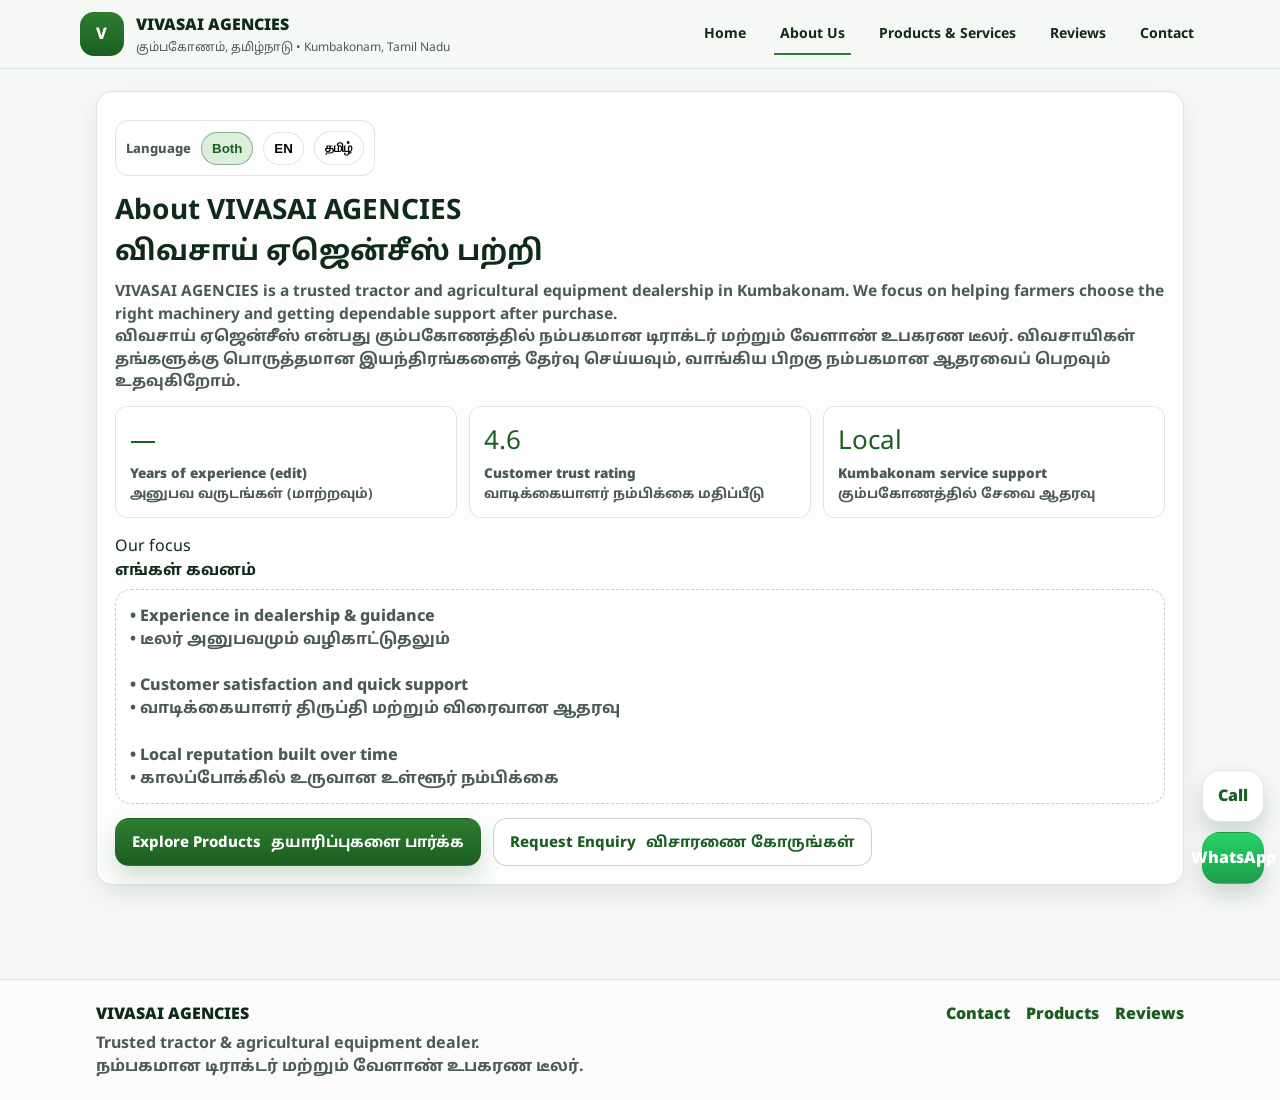
<file: about.html>
<!doctype html>
<html lang="en">
  <head>
    <meta charset="utf-8" />
    <meta name="viewport" content="width=device-width, initial-scale=1" />
    <title>About Us | VIVASAI AGENCIES</title>
    <meta
      name="description"
      content="About VIVASAI AGENCIES - trusted agricultural machinery and tractor dealership in Kumbakonam."
    />

    <link rel="preconnect" href="https://fonts.googleapis.com" />
    <link rel="preconnect" href="https://fonts.gstatic.com" crossorigin />
    <link
      href="https://fonts.googleapis.com/css2?family=Noto+Sans:wght@400;600;700&family=Noto+Sans+Tamil:wght@400;600;700&display=swap"
      rel="stylesheet"
    />

    <link rel="stylesheet" href="./styles.css" />
    <script defer src="./script.js"></script>
  </head>
  <body>
    <a class="skip-link" href="#main">Skip to content</a>

    <header class="site-header" role="banner">
      <div class="container header-inner">
        <div class="brand">
          <a class="brand-link" href="./index.html" aria-label="VIVASAI AGENCIES Home">
            <div class="brand-mark" aria-hidden="true">V</div>
            <div class="brand-text">
              <div class="brand-title">VIVASAI AGENCIES</div>
              <div class="brand-sub">கும்பகோணம், தமிழ்நாடு • Kumbakonam, Tamil Nadu</div>
            </div>
          </a>
        </div>

        <button class="nav-toggle" type="button" aria-label="Open menu" aria-controls="site-nav" aria-expanded="false">
          <span class="nav-toggle-lines" aria-hidden="true"></span>
        </button>

        <nav id="site-nav" class="site-nav" aria-label="Primary">
          <a class="nav-link" href="./index.html">Home</a>
          <a class="nav-link" href="./about.html" aria-current="page">About Us</a>
          <a class="nav-link" href="./products.html">Products & Services</a>
          <a class="nav-link" href="./reviews.html">Reviews</a>
          <a class="nav-link" href="./contact.html">Contact</a>
        </nav>
      </div>
    </header>

    <main id="main" class="page">
      <section class="page-hero">
        <div class="container">
          <div class="page-hero-card">
            <div class="lang-toggle" role="group" aria-label="Language preference" style="margin-bottom:12px;">
              <span class="lang-toggle-label">Language</span>
              <button type="button" class="lang-btn" data-lang="both">Both</button>
              <button type="button" class="lang-btn" data-lang="en">EN</button>
              <button type="button" class="lang-btn" data-lang="ta">தமிழ்</button>
            </div>

            <h1 class="page-hero-title">
              <span class="bilingual en">About VIVASAI AGENCIES</span>
              <span class="bilingual ta">விவசாய் ஏஜென்சீஸ் பற்றி</span>
            </h1>

            <p class="muted" style="margin:0; font-size:15.5px;">
              <span class="bilingual en">
                VIVASAI AGENCIES is a trusted tractor and agricultural equipment dealership in Kumbakonam. We focus on helping farmers
                choose the right machinery and getting dependable support after purchase.
              </span>
              <span class="bilingual ta">
                விவசாய் ஏஜென்சீஸ் என்பது கும்பகோணத்தில் நம்பகமான டிராக்டர் மற்றும் வேளாண் உபகரண டீலர். விவசாயிகள் தங்களுக்கு பொருத்தமான
                இயந்திரங்களைத் தேர்வு செய்யவும், வாங்கிய பிறகு நம்பகமான ஆதரவைப் பெறவும் உதவுகிறோம்.
              </span>
            </p>

            <div class="stats" aria-label="Business highlights">
              <div class="stat">
                <div class="stat-value">—</div>
                <div class="stat-label">
                  <span class="bilingual en">Years of experience (edit)</span>
                  <span class="bilingual ta">அனுபவ வருடங்கள் (மாற்றவும்)</span>
                </div>
              </div>
              <div class="stat">
                <div class="stat-value">4.6</div>
                <div class="stat-label">
                  <span class="bilingual en">Customer trust rating</span>
                  <span class="bilingual ta">வாடிக்கையாளர் நம்பிக்கை மதிப்பீடு</span>
                </div>
              </div>
              <div class="stat">
                <div class="stat-value">Local</div>
                <div class="stat-label">
                  <span class="bilingual en">Kumbakonam service support</span>
                  <span class="bilingual ta">கும்பகோணத்தில் சேவை ஆதரவு</span>
                </div>
              </div>
            </div>

            <div style="margin-top:16px;">
              <div style="font-weight:1100; margin-bottom:8px;">
                <span class="bilingual en">Our focus</span>
                <span class="bilingual ta">எங்கள் கவனம்</span>
              </div>
              <div class="catalog-note">
                <span class="bilingual en">• Experience in dealership & guidance</span>
                <span class="bilingual ta">• டீலர் அனுபவமும் வழிகாட்டுதலும்</span>
                <br />
                <span class="bilingual en">• Customer satisfaction and quick support</span>
                <span class="bilingual ta">• வாடிக்கையாளர் திருப்தி மற்றும் விரைவான ஆதரவு</span>
                <br />
                <span class="bilingual en">• Local reputation built over time</span>
                <span class="bilingual ta">• காலப்போக்கில் உருவான உள்ளூர் நம்பிக்கை</span>
              </div>

              <div style="margin-top:14px; display:flex; gap:12px; flex-wrap:wrap;">
                <a class="btn btn-primary" href="./products.html">
                  Explore Products
                  <span class="bilingual ta">தயாரிப்புகளை பார்க்க</span>
                </a>
                <a class="btn btn-outline" href="./contact.html">
                  Request Enquiry
                  <span class="bilingual ta">விசாரணை கோருங்கள்</span>
                </a>
              </div>
            </div>
          </div>
        </div>
      </section>
    </main>

    <footer class="site-footer">
      <div class="container footer-inner">
        <div class="footer-left">
          <div class="footer-brand">VIVASAI AGENCIES</div>
          <div class="footer-muted">
            <span class="bilingual en">Trusted tractor & agricultural equipment dealer.</span>
            <span class="bilingual ta">நம்பகமான டிராக்டர் மற்றும் வேளாண் உபகரண டீலர்.</span>
          </div>
        </div>
        <div class="footer-right">
          <a class="footer-link" href="./contact.html">Contact</a>
          <a class="footer-link" href="./products.html">Products</a>
          <a class="footer-link" href="./reviews.html">Reviews</a>
        </div>
      </div>
    </footer>

    <div class="floating-actions" aria-label="Quick actions">
      <a class="fab fab-call" data-action="call" href="tel:{{PHONE_NUMBER_PLACEHOLDER}}" aria-label="Call now">
        Call
      </a>
      <a class="fab fab-whatsapp" data-action="whatsapp" href="javascript:void(0)" aria-label="WhatsApp enquiry">
        WhatsApp
      </a>
    </div>
  </body>
</html>
</file>
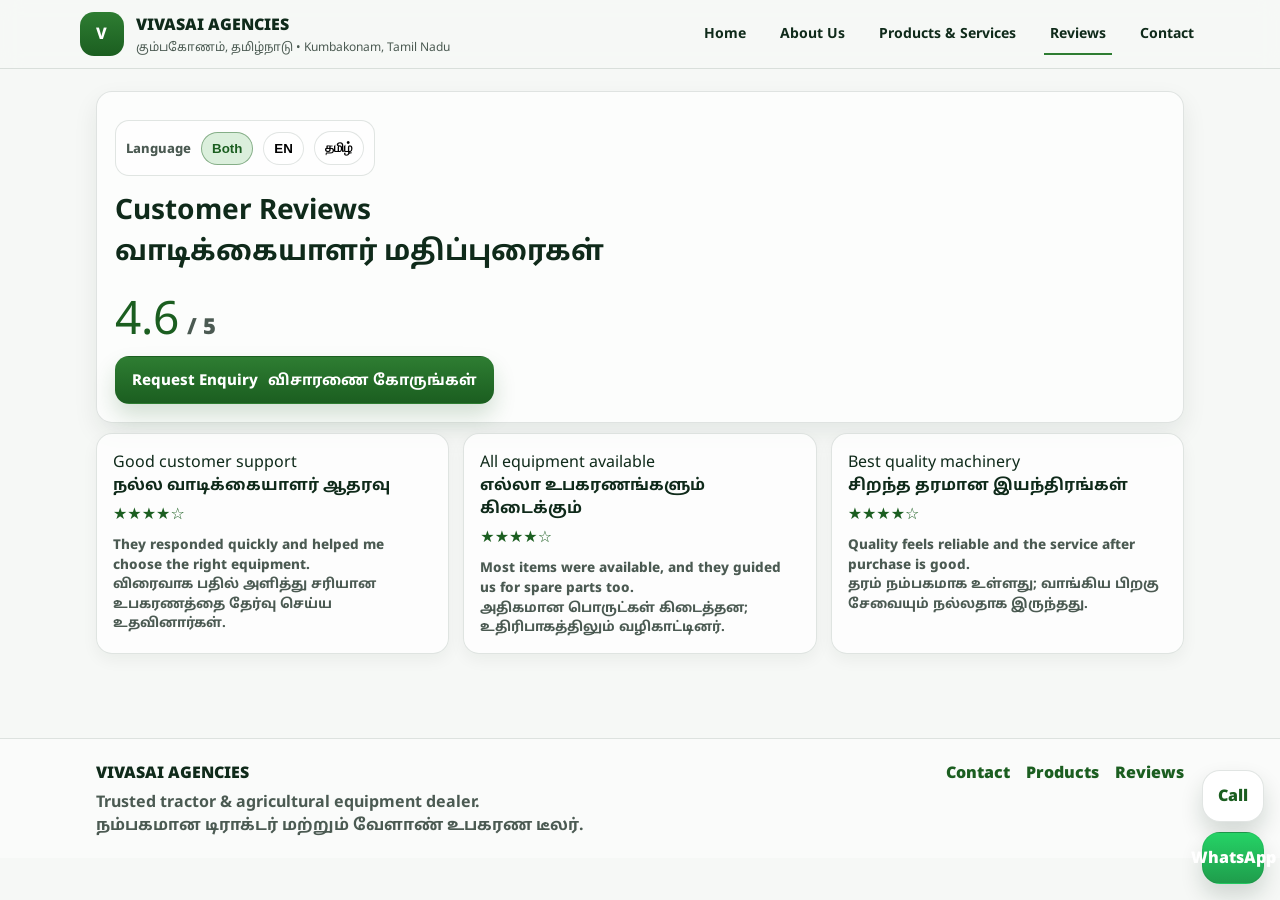
<file: reviews.html>
<!doctype html>
<html lang="en">
  <head>
    <meta charset="utf-8" />
    <meta name="viewport" content="width=device-width, initial-scale=1" />
    <title>Reviews | VIVASAI AGENCIES</title>
    <meta
      name="description"
      content="Customer reviews and trust rating for VIVASAI AGENCIES tractor and agricultural equipment dealership in Kumbakonam."
    />

    <link rel="preconnect" href="https://fonts.googleapis.com" />
    <link rel="preconnect" href="https://fonts.gstatic.com" crossorigin />
    <link
      href="https://fonts.googleapis.com/css2?family=Noto+Sans:wght@400;600;700&family=Noto+Sans+Tamil:wght@400;600;700&display=swap"
      rel="stylesheet"
    />

    <link rel="stylesheet" href="./styles.css" />
    <script defer src="./script.js"></script>
  </head>
  <body>
    <a class="skip-link" href="#main">Skip to content</a>

    <header class="site-header" role="banner">
      <div class="container header-inner">
        <div class="brand">
          <a class="brand-link" href="./index.html" aria-label="VIVASAI AGENCIES Home">
            <div class="brand-mark" aria-hidden="true">V</div>
            <div class="brand-text">
              <div class="brand-title">VIVASAI AGENCIES</div>
              <div class="brand-sub">கும்பகோணம், தமிழ்நாடு • Kumbakonam, Tamil Nadu</div>
            </div>
          </a>
        </div>

        <button class="nav-toggle" type="button" aria-label="Open menu" aria-controls="site-nav" aria-expanded="false">
          <span class="nav-toggle-lines" aria-hidden="true"></span>
        </button>

        <nav id="site-nav" class="site-nav" aria-label="Primary">
          <a class="nav-link" href="./index.html">Home</a>
          <a class="nav-link" href="./about.html">About Us</a>
          <a class="nav-link" href="./products.html">Products & Services</a>
          <a class="nav-link" href="./reviews.html" aria-current="page">Reviews</a>
          <a class="nav-link" href="./contact.html">Contact</a>
        </nav>
      </div>
    </header>

    <main id="main" class="page">
      <section class="page-hero">
        <div class="container">
          <div class="page-hero-card">
            <div class="lang-toggle" role="group" aria-label="Language preference" style="margin-bottom:12px;">
              <span class="lang-toggle-label">Language</span>
              <button type="button" class="lang-btn" data-lang="both">Both</button>
              <button type="button" class="lang-btn" data-lang="en">EN</button>
              <button type="button" class="lang-btn" data-lang="ta">தமிழ்</button>
            </div>

            <h1 class="page-hero-title">
              <span class="bilingual en">Customer Reviews</span>
              <span class="bilingual ta">வாடிக்கையாளர் மதிப்புரைகள்</span>
            </h1>

            <div class="rating-large" aria-label="Rating 4.6 out of 5">
              <div class="rating-large-value">4.6</div>
              <div class="rating-large-out-of">/ 5</div>
            </div>
            

            <a class="btn btn-primary" href="./contact.html">
              Request Enquiry
              <span class="bilingual ta">விசாரணை கோருங்கள்</span>
            </a>
          </div>
        </div>
      </section>

      <div class="container">
        <section aria-label="Reviews list">
          <div class="reviews-grid">
            <article class="review-card">
              <div class="review-title">
                <span class="bilingual en">Good customer support</span>
                <span class="bilingual ta">நல்ல வாடிக்கையாளர் ஆதரவு</span>
              </div>
              <div class="stars" aria-hidden="true">★★★★☆</div>
              <p class="review-body">
                <span class="bilingual en">They responded quickly and helped me choose the right equipment.</span>
                <span class="bilingual ta">விரைவாக பதில் அளித்து சரியான உபகரணத்தை தேர்வு செய்ய உதவினார்கள்.</span>
              </p>
            </article>

            <article class="review-card">
              <div class="review-title">
                <span class="bilingual en">All equipment available</span>
                <span class="bilingual ta">எல்லா உபகரணங்களும் கிடைக்கும்</span>
              </div>
              <div class="stars" aria-hidden="true">★★★★☆</div>
              <p class="review-body">
                <span class="bilingual en">Most items were available, and they guided us for spare parts too.</span>
                <span class="bilingual ta">அதிகமான பொருட்கள் கிடைத்தன; உதிரிபாகத்திலும் வழிகாட்டினர்.</span>
              </p>
            </article>

            <article class="review-card">
              <div class="review-title">
                <span class="bilingual en">Best quality machinery</span>
                <span class="bilingual ta">சிறந்த தரமான இயந்திரங்கள்</span>
              </div>
              <div class="stars" aria-hidden="true">★★★★☆</div>
              <p class="review-body">
                <span class="bilingual en">Quality feels reliable and the service after purchase is good.</span>
                <span class="bilingual ta">தரம் நம்பகமாக உள்ளது; வாங்கிய பிறகு சேவையும் நல்லதாக இருந்தது.</span>
              </p>
            </article>
          </div>

          
        </section>
      </div>
    </main>

    <footer class="site-footer">
      <div class="container footer-inner">
        <div class="footer-left">
          <div class="footer-brand">VIVASAI AGENCIES</div>
          <div class="footer-muted">
            <span class="bilingual en">Trusted tractor & agricultural equipment dealer.</span>
            <span class="bilingual ta">நம்பகமான டிராக்டர் மற்றும் வேளாண் உபகரண டீலர்.</span>
          </div>
        </div>
        <div class="footer-right">
          <a class="footer-link" href="./contact.html">Contact</a>
          <a class="footer-link" href="./products.html">Products</a>
          <a class="footer-link" href="./reviews.html">Reviews</a>
        </div>
      </div>
    </footer>

    <div class="floating-actions" aria-label="Quick actions">
      <a class="fab fab-call" data-action="call" href="tel:{{PHONE_NUMBER_PLACEHOLDER}}" aria-label="Call now">
        Call
      </a>
      <a class="fab fab-whatsapp" data-action="whatsapp" href="javascript:void(0)" aria-label="WhatsApp enquiry">
        WhatsApp
      </a>
    </div>
  </body>
</html>
</file>
<file: styles.css>
:root{
  --green:#2E7D32;
  --green-dark:#1B5E20;
  --green-soft:#C8E6C9;
  --bg:#F6F8F6;
  --card:#FFFFFF;
  --text:#0F2A1A;
  --muted:#4B5A52;
  --border:rgba(15,42,26,.12);
  --shadow:0 10px 24px rgba(15,42,26,.08);
  --radius:16px;
  --radius-sm:12px;
}

.admin-banner{
  max-width:1120px;
  margin:12px auto 0;
  padding:10px 14px;
  border-radius:14px;
  border:1px solid rgba(255,193,7,.45);
  background:rgba(255,243,205,.95);
  color:#5C3B00;
  font-weight:1000;
  font-size:13.5px;
}

*{ box-sizing:border-box; }
html,body{ height:100%; }
body{
  margin:0;
  font-family:"Noto Sans","Noto Sans Tamil",system-ui,-apple-system,Segoe UI,Roboto,Arial,sans-serif;
  background:var(--bg);
  color:var(--text);
  line-height:1.45;
}

.skip-link{
  position:absolute;
  left:-9999px;
  top:auto;
  width:1px;
  height:1px;
  overflow:hidden;
}
.skip-link:focus{
  left:16px;
  top:16px;
  width:auto;
  height:auto;
  padding:10px 14px;
  background:var(--card);
  border:1px solid var(--border);
  border-radius:10px;
  z-index:9999;
}

.container{
  width:100%;
  max-width:1120px;
  padding:0 16px;
  margin:0 auto;
}

.site-header{
  position:sticky;
  top:0;
  z-index:50;
  background:rgba(246,248,246,.75);
  backdrop-filter: blur(10px);
  border-bottom:1px solid var(--border);
}

.header-inner{
  display:flex;
  align-items:center;
  justify-content:space-between;
  gap:14px;
  padding:12px 0;
}

.brand-link{
  display:flex;
  align-items:center;
  gap:12px;
  text-decoration:none;
  color:inherit;
}

.brand-mark{
  width:44px;
  height:44px;
  border-radius:14px;
  display:grid;
  place-items:center;
  background:linear-gradient(180deg,var(--green),var(--green-dark));
  color:#fff;
  font-weight:800;
  letter-spacing:.5px;
}

.brand-title{
  font-weight:900;
  font-size:16px;
}
.brand-sub{
  font-size:12px;
  color:var(--muted);
  margin-top:2px;
}

.site-nav{
  display:flex;
  gap:22px;
  align-items:center;
}

.nav-link{
  text-decoration:none;
  color:var(--text);
  font-weight:700;
  font-size:14px;
  padding:10px 6px;
  border-bottom:2px solid transparent;
}

.nav-link[aria-current="page"]{
  border-bottom-color:var(--green);
}
.nav-link:hover{
  border-bottom-color:var(--green);
}

.nav-toggle{
  display:none;
  width:42px;
  height:42px;
  border-radius:14px;
  border:1px solid var(--border);
  background:var(--card);
}
.nav-toggle-lines{
  display:block;
  width:18px;
  height:2px;
  background:var(--text);
  margin:0 auto;
  position:relative;
}
.nav-toggle-lines::before,
.nav-toggle-lines::after{
  content:"";
  position:absolute;
  left:0;
  width:18px;
  height:2px;
  background:var(--text);
}
.nav-toggle-lines::before{ top:-6px; }
.nav-toggle-lines::after{ top:6px; }

.page{ padding-bottom:84px; }

.hero{
  position:relative;
  overflow:hidden;
  padding:22px 0 28px;
}
.hero-bg{
  position:absolute;
  inset:-200px -200px auto -200px;
  height:560px;
  background:
    linear-gradient(90deg, rgba(246,248,246,.98) 0%, rgba(246,248,246,.72) 35%, rgba(246,248,246,0) 70%),
    radial-gradient(circle at 20% 40%, rgba(46,125,50,.22), transparent 50%),
    radial-gradient(circle at 75% 20%, rgba(27,94,32,.18), transparent 55%),
    url("https://vivasaiagencies.com/images/index.jpeg") center/cover no-repeat;
  pointer-events:none;
}
.hero-inner{
  display:grid;
  grid-template-columns: 1.2fr .9fr;
  gap:22px;
  align-items:stretch;
  position:relative;
}

.hero-copy{
  padding:14px 0;
}

.hero-title{
  margin:6px 0 10px;
  font-size:40px;
  line-height:1.05;
}
.hero-sub{
  margin:0 0 18px;
  color:var(--muted);
  font-size:16px;
  max-width:56ch;
}

.bilingual{
  display:block;
}
.bilingual.ta{
  font-weight:700;
}

.hero-cta{
  display:flex;
  gap:12px;
  flex-wrap:wrap;
  margin:18px 0;
}

.btn{
  display:inline-flex;
  align-items:center;
  justify-content:center;
  gap:10px;
  border-radius:14px;
  padding:12px 16px;
  text-decoration:none;
  font-weight:800;
  font-size:15px;
  border:1px solid transparent;
  transition: transform .06s ease, box-shadow .2s ease, background .2s ease, border-color .2s ease;
}
.btn:active{ transform: translateY(1px); }
.btn-primary{
  background:linear-gradient(180deg,var(--green),var(--green-dark));
  color:#fff;
  box-shadow:0 12px 22px rgba(27,94,32,.18);
}
.btn-outline{
  background:#fff;
  color:var(--green-dark);
  border-color:rgba(27,94,32,.25);
}
.btn-outline:hover{ border-color:rgba(27,94,32,.5); }

.mt-16{ margin-top:16px; }

.lang-toggle{
  display:flex;
  align-items:center;
  gap:10px;
  margin-top:10px;
  padding:10px;
  border-radius:14px;
  background:rgba(255,255,255,.65);
  border:1px solid var(--border);
  width:max-content;
}
.lang-toggle-label{
  font-weight:800;
  font-size:13px;
  color:var(--muted);
}
.lang-btn{
  border-radius:999px;
  padding:8px 10px;
  border:1px solid var(--border);
  background:#fff;
  font-weight:900;
  cursor:pointer;
}
.lang-btn.is-active{
  border-color:rgba(27,94,32,.45);
  background:rgba(200,230,201,.65);
  color:var(--green-dark);
}

.hero-visual{
  display:flex;
  flex-direction:column;
  gap:14px;
}

.hero-card{
  background:rgba(255,255,255,.7);
  border:1px solid var(--border);
  border-radius:var(--radius);
  box-shadow:var(--shadow);
  padding:16px;
}
.hero-card-title{
  font-weight:900;
  font-size:16px;
  margin-bottom:10px;
}
.hero-card-row{
  display:flex;
  align-items:center;
  gap:10px;
  font-weight:800;
  margin:10px 0;
}
.dot{
  width:12px;
  height:12px;
  border-radius:999px;
  background:rgba(46,125,50,.2);
  border:2px solid var(--green);
}
.dot-green{ background:rgba(46,125,50,.14); }

.hero-card-badge{
  margin-top:14px;
  padding-top:14px;
  border-top:1px dashed rgba(15,42,26,.18);
  display:flex;
  align-items:center;
  justify-content:space-between;
  gap:14px;
}
.rating{
  display:flex;
  align-items:baseline;
  gap:6px;
}
.rating-value{
  font-size:30px;
  font-weight:1000;
  color:var(--green-dark);
}
.rating-text{
  font-weight:900;
  color:var(--muted);
}
.rating-caption{
  font-size:12px;
  color:var(--muted);
  text-align:right;
}

.hero-image-placeholder{
  flex:1;
  border-radius:var(--radius);
  border:1px solid var(--border);
  background:
    linear-gradient(135deg, rgba(46,125,50,.18), rgba(200,230,201,.3)),
    repeating-linear-gradient(
      45deg,
      rgba(15,42,26,.06),
      rgba(15,42,26,.06) 10px,
      transparent 10px,
      transparent 20px
    );
  min-height:220px;
  position:relative;
  overflow:hidden;
}

.hero-image{
  flex:1;
  border-radius:var(--radius);
  border:1px solid var(--border);
  min-height:220px;
  position:relative;
  overflow:hidden;
  background:rgba(255,255,255,.65);
}
.hero-image-img{
  position:absolute;
  inset:0;
  width:100%;
  height:100%;
  object-fit:cover;
}
.hero-image-img{
  filter:saturate(1.1) contrast(1.03);
}
.image-caption{
  position:absolute;
  bottom:14px;
  left:14px;
  right:14px;
  background:rgba(255,255,255,.75);
  border:1px solid var(--border);
  border-radius:14px;
  padding:10px 12px;
  font-weight:800;
  color:var(--muted);
  font-size:13px;
}

.section{
  padding:28px 0;
}
.section-muted{
  background:linear-gradient(180deg, rgba(200,230,201,.35), rgba(246,248,246,0));
  border-top:1px solid var(--border);
  border-bottom:1px solid var(--border);
}
.section-title{
  margin:0 0 16px;
  font-size:24px;
}

.grid-4{
  display:grid;
  grid-template-columns: repeat(4, 1fr);
  gap:14px;
}
.feature-card{
  background:var(--card);
  border:1px solid var(--border);
  border-radius:var(--radius);
  padding:16px;
  box-shadow: 0 6px 16px rgba(15,42,26,.05);
}
.feature-icon{
  font-size:26px;
  margin-bottom:10px;
}
.feature-title{
  margin:0 0 8px;
  font-size:16px;
}
.feature-text{
  margin:0;
  color:var(--muted);
  font-weight:700;
  font-size:13.5px;
}

.two-col{
  display:grid;
  grid-template-columns: 1.05fr .95fr;
  gap:22px;
  align-items:start;
}

.rating-large{
  display:flex;
  align-items:baseline;
  gap:8px;
  margin:14px 0 6px;
}
.rating-large-value{
  font-size:46px;
  font-weight:1100;
  color:var(--green-dark);
}
.rating-large-out-of{
  font-size:22px;
  font-weight:900;
  color:var(--muted);
}

.muted{ color:var(--muted); font-weight:700; }

.reviews-mini{
  display:flex;
  flex-wrap:wrap;
  gap:10px;
  margin:14px 0 18px;
}
.review-chip{
  background:rgba(255,255,255,.75);
  border:1px solid var(--border);
  padding:10px 12px;
  border-radius:999px;
  font-weight:900;
  font-size:13px;
}

.gallery{
  background:rgba(255,255,255,.65);
  border:1px solid var(--border);
  border-radius:var(--radius);
  padding:16px;
  box-shadow:var(--shadow);
}
.gallery-title{
  font-weight:1000;
  margin-bottom:12px;
}
.gallery-grid{
  display:grid;
  grid-template-columns: repeat(3, 1fr);
  gap:10px;
}
.thumb{
  border-radius:14px;
  height:92px;
  border:1px solid rgba(15,42,26,.12);
  background:
    linear-gradient(135deg, rgba(46,125,50,.18), rgba(200,230,201,.22)),
    radial-gradient(circle at 25% 20%, rgba(27,94,32,.18), transparent 40%),
    linear-gradient(180deg, rgba(255,255,255,.65), rgba(255,255,255,.1));
  padding:0;
  cursor:pointer;
  position:relative;
  overflow:hidden;
}
.thumb img{
  position:absolute;
  inset:0;
  width:100%;
  height:100%;
  object-fit:cover;
  opacity:.96;
}
.thumb-btn{
  appearance:none;
  -webkit-appearance:none;
  background:transparent;
}
.gallery-caption{ margin-top:12px; }

.faq{
  display:grid;
  grid-template-columns: 1fr 1fr;
  gap:14px;
}
.faq-item{
  border-radius:var(--radius);
  border:1px solid var(--border);
  background:rgba(255,255,255,.75);
  box-shadow:0 6px 16px rgba(15,42,26,.05);
  overflow:hidden;
}
.faq-toggle{
  width:100%;
  display:flex;
  align-items:center;
  justify-content:space-between;
  gap:12px;
  padding:14px 16px;
  background:transparent;
  border:0;
  cursor:pointer;
  text-align:left;
  font-weight:1100;
}
.faq-panel{
  padding:0 16px 14px;
  display:none;
}
.faq-chevron{
  display:inline-block;
  font-weight:1200;
  color:var(--green-dark);
  transition: transform .18s ease;
}
.faq-item.is-open .faq-panel{ display:block; }
.faq-item.is-open .faq-chevron{ transform: rotate(180deg); }

/* Lightbox */
.lightbox-backdrop{
  position:fixed;
  inset:0;
  background:rgba(0,0,0,.7);
  display:none;
  align-items:center;
  justify-content:center;
  padding:18px;
  z-index:250;
}
.lightbox-backdrop.is-open{ display:flex; }
.lightbox-modal{
  width:100%;
  max-width:980px;
  background:#fff;
  border-radius:18px;
  border:1px solid rgba(255,255,255,.15);
  box-shadow:0 30px 60px rgba(0,0,0,.25);
  overflow:hidden;
}
.lightbox-head{
  display:flex;
  align-items:center;
  justify-content:space-between;
  gap:14px;
  padding:12px 14px;
  background:rgba(246,248,246,.96);
  border-bottom:1px solid var(--border);
}
.lightbox-title{
  font-weight:1200;
  color:var(--text);
  font-size:14.5px;
}
.lightbox-close{
  border-radius:14px;
  padding:10px 12px;
  border:1px solid var(--border);
  background:#fff;
  font-weight:1100;
  cursor:pointer;
}
.lightbox-img{
  width:100%;
  height:auto;
  max-height:72vh;
  object-fit:cover;
  display:block;
  background:#000;
}

.section-cta{
  padding:30px 0;
}
.cta-inner{
  display:flex;
  align-items:center;
  justify-content:space-between;
  gap:18px;
  padding:18px;
  border-radius:var(--radius);
  background:linear-gradient(180deg, rgba(200,230,201,.55), rgba(255,255,255,.7));
  border:1px solid rgba(27,94,32,.22);
}
.cta-actions{
  display:flex;
  gap:12px;
  flex-wrap:wrap;
  justify-content:flex-end;
}

.product-preview{
  text-decoration:none;
  display:flex;
  flex-direction:column;
  gap:10px;
  padding:16px;
  background:var(--card);
  border:1px solid var(--border);
  border-radius:var(--radius);
  color:inherit;
  box-shadow:0 6px 16px rgba(15,42,26,.05);
}
.product-preview-title{
  font-weight:1000;
  font-size:16px;
}
.product-preview-desc{
  color:var(--muted);
  font-weight:800;
  font-size:13.5px;
  margin-top:auto;
}
.product-preview-link{
  font-weight:1000;
  color:var(--green-dark);
}

.site-footer{
  border-top:1px solid var(--border);
  padding:22px 0;
  background:rgba(255,255,255,.5);
}
.footer-inner{
  display:flex;
  align-items:flex-start;
  justify-content:space-between;
  gap:18px;
}
.footer-brand{
  font-weight:1000;
  font-size:16px;
  margin-bottom:6px;
}
.footer-muted{
  color:var(--muted);
  font-weight:700;
}
.footer-right{
  display:flex;
  gap:16px;
  flex-wrap:wrap;
}
.footer-link{
  color:var(--green-dark);
  text-decoration:none;
  font-weight:900;
}
.footer-link:hover{
  text-decoration:underline;
}

.floating-actions{
  position:fixed;
  right:16px;
  bottom:16px;
  display:flex;
  flex-direction:column;
  gap:10px;
  z-index:80;
}
.fab{
  display:flex;
  align-items:center;
  justify-content:center;
  width:62px;
  height:52px;
  border-radius:18px;
  border:1px solid var(--border);
  background:var(--card);
  box-shadow:0 12px 22px rgba(15,42,26,.16);
  font-weight:1000;
  text-decoration:none;
  color:var(--green-dark);
}
.fab-whatsapp{
  background:linear-gradient(180deg, #25D366, #1F9D4C);
  color:#fff;
  border-color:rgba(0,0,0,.06);
}
.fab:active{ transform: translateY(1px); }

/* Product & catalog styles (used by products.html) */
.catalog-note{
  background:rgba(255,255,255,.7);
  border:1px dashed rgba(27,94,32,.28);
  border-radius:var(--radius);
  padding:14px;
  color:var(--muted);
  font-weight:800;
}
.is-hidden{
  display:none !important;
}
.category{
  scroll-margin-top:110px;
}
.category-title{
  font-size:22px;
  font-weight:1100;
  margin:22px 0 12px;
}
.category-grid{
  display:grid;
  grid-template-columns: repeat(3, 1fr);
  gap:14px;
}
.product-card{
  background:var(--card);
  border:1px solid var(--border);
  border-radius:var(--radius);
  padding:16px;
  box-shadow:0 6px 16px rgba(15,42,26,.05);
}
.product-media{
  height:138px;
  border-radius:12px;
  border:1px solid rgba(15,42,26,.12);
  overflow:hidden;
  background:linear-gradient(135deg, rgba(46,125,50,.12), rgba(200,230,201,.25));
  margin-bottom:12px;
}
.product-media-img{
  width:100%;
  height:100%;
  object-fit:cover;
  display:block;
}
.product-card-top{
  display:flex;
  align-items:flex-start;
  justify-content:space-between;
  gap:10px;
}
.product-name{
  font-weight:1100;
}
.product-badges{
  display:flex;
  flex-wrap:wrap;
  gap:6px;
  justify-content:flex-end;
}
.badge{
  font-size:12px;
  font-weight:900;
  color:var(--green-dark);
  background:rgba(200,230,201,.65);
  border:1px solid rgba(27,94,32,.20);
  padding:6px 10px;
  border-radius:999px;
}
.product-bullets{
  margin:12px 0 14px;
  padding-left:18px;
  color:var(--muted);
  font-weight:800;
  font-size:13.5px;
}

.product-card-actions{
  display:flex;
  gap:10px;
}
.btn-small{
  padding:10px 12px;
  font-size:14px;
  border-radius:12px;
  flex:1;
}

.product-search{
  margin:16px 0 6px;
  background:rgba(255,255,255,.65);
  border:1px solid var(--border);
  border-radius:var(--radius);
  padding:14px;
  box-shadow:0 6px 16px rgba(15,42,26,.03);
}
.product-search label{
  display:block;
  font-weight:1100;
  color:var(--muted);
  font-size:13.5px;
  margin-bottom:8px;
}
#product-search-input{
  width:100%;
  border-radius:14px;
  border:1px solid var(--border);
  background:#fff;
  padding:12px 12px;
  font-size:14.5px;
  font-weight:900;
  outline:none;
}
.product-search .muted{
  margin-top:8px;
}

/* About page */
.page-hero{
  padding:22px 0 10px;
}
.page-hero-card{
  background:rgba(255,255,255,.7);
  border:1px solid var(--border);
  border-radius:var(--radius);
  padding:18px;
  box-shadow:var(--shadow);
}
.page-hero-title{
  font-size:28px;
  font-weight:1200;
  margin:0 0 10px;
}
.stats{
  display:grid;
  grid-template-columns: repeat(3, 1fr);
  gap:12px;
  margin-top:14px;
}
.stat{
  border-radius:var(--radius-sm);
  border:1px solid var(--border);
  background:#fff;
  padding:14px;
}
.stat-value{
  font-weight:1200;
  font-size:26px;
  color:var(--green-dark);
}
.stat-label{
  color:var(--muted);
  font-weight:900;
  margin-top:6px;
  font-size:13.5px;
}

/* Reviews page */
.reviews-grid{
  display:grid;
  grid-template-columns: repeat(3, 1fr);
  gap:14px;
}
.review-card{
  border-radius:var(--radius);
  border:1px solid var(--border);
  background:rgba(255,255,255,.75);
  box-shadow:0 6px 16px rgba(15,42,26,.05);
  padding:16px;
}
.review-title{
  font-weight:1100;
  margin:0 0 6px;
}
.stars{
  color:var(--green-dark);
  font-weight:1100;
  margin-bottom:10px;
}
.review-body{
  color:var(--muted);
  font-weight:800;
  margin:0;
  font-size:13.5px;
}

/* Contact page */
.contact-grid{
  display:grid;
  grid-template-columns: 1fr 1fr;
  gap:14px;
  align-items:start;
}
.contact-card{
  background:rgba(255,255,255,.7);
  border:1px solid var(--border);
  border-radius:var(--radius);
  padding:16px;
  box-shadow:var(--shadow);
}
.contact-card h3{
  margin:0 0 10px;
}
.map{
  width:100%;
  border:0;
  border-radius:var(--radius-sm);
  height:320px;
}
.form{
  display:grid;
  gap:12px;
}
.field label{
  display:block;
  font-weight:900;
  color:var(--muted);
  font-size:13px;
  margin-bottom:6px;
}
.field input,.field select,.field textarea{
  width:100%;
  border-radius:14px;
  border:1px solid var(--border);
  background:#fff;
  padding:12px 12px;
  font-size:14.5px;
  font-weight:800;
  outline:none;
}
.field textarea{
  min-height:110px;
  resize:vertical;
}
.form-actions{
  display:flex;
  gap:12px;
  flex-wrap:wrap;
}

/* Language display control */
body[data-lang="en"] .bilingual.ta{ display:none; }
body[data-lang="ta"] .bilingual.en{ display:none; }
body[data-lang="both"] .bilingual.ta,
body[data-lang="both"] .bilingual.en{ display:block; }

/* Responsive */
@media (max-width: 980px){
  .hero-inner{ grid-template-columns: 1fr; }
  .two-col{ grid-template-columns: 1fr; }
  .grid-4{ grid-template-columns: repeat(2, 1fr); }
  .category-grid{ grid-template-columns: repeat(2, 1fr); }
  .reviews-grid{ grid-template-columns: repeat(2, 1fr); }
  .contact-grid{ grid-template-columns: 1fr; }
  .faq{ grid-template-columns: 1fr; }
}

@media (max-width: 720px){
  .site-nav{
    position:absolute;
    top:64px;
    right:16px;
    left:16px;
    background:rgba(246,248,246,.92);
    backdrop-filter: blur(10px);
    border:1px solid var(--border);
    border-radius:var(--radius);
    padding:12px;
    display:none;
    flex-direction:column;
    gap:6px;
  }
  .site-header{ position:sticky; }
  .site-nav.is-open{ display:flex; }
  .nav-toggle{ display:inline-flex; align-items:center; justify-content:center; }
  .hero-title{ font-size:32px; }
  .category-grid{ grid-template-columns: 1fr; }
  .reviews-grid{ grid-template-columns: 1fr; }
  .grid-4{ grid-template-columns: 1fr 1fr; }
  .stats{ grid-template-columns: 1fr; }
  .cta-inner{ flex-direction:column; align-items:flex-start; }
  .cta-actions{ width:100%; justify-content:flex-start; }
}

/* Auth + dashboards */
.auth-wrap{
  display:flex;
  justify-content:center;
}
.auth-card{
  width:100%;
  max-width:980px;
  background:rgba(255,255,255,.7);
  border:1px solid var(--border);
  border-radius:var(--radius);
  padding:18px;
  box-shadow:var(--shadow);
}
.auth-title{
  font-size:30px;
  font-weight:1200;
  margin:0 0 8px;
}
.auth-grid{
  display:grid;
  grid-template-columns: 1fr 1fr;
  gap:14px;
  margin-top:12px;
}
.auth-panel{
  border:1px solid var(--border);
  background:rgba(255,255,255,.7);
  border-radius:var(--radius);
  padding:16px;
  box-shadow:0 6px 16px rgba(15,42,26,.05);
}
.auth-panel-title{
  font-size:18px;
  font-weight:1200;
  margin:0 0 10px;
}
.auth-form{
  display:grid;
  gap:12px;
}
.auth-actions{
  display:flex;
  justify-content:flex-end;
}
.auth-error{
  margin-top:10px;
  padding:12px 12px;
  border-radius:14px;
  border:1px solid rgba(140,0,0,.25);
  background:rgba(255,220,220,.65);
  color:#6b0000;
  font-weight:900;
}

.enquiry-list{
  display:grid;
  gap:12px;
}
.enquiry-card{
  border-radius:var(--radius);
  border:1px solid var(--border);
  background:rgba(255,255,255,.75);
  box-shadow:0 6px 16px rgba(15,42,26,.05);
  padding:16px;
}
.enquiry-top{
  display:flex;
  align-items:flex-start;
  justify-content:space-between;
  gap:12px;
}
.enquiry-title{
  font-weight:1200;
}
.enquiry-status{
  color:var(--green-dark);
  font-weight:1200;
}
.enquiry-meta{
  color:var(--muted);
  font-weight:900;
  font-size:13.5px;
  margin-top:8px;
}
.enquiry-message{
  margin-top:10px;
  color:var(--muted);
  font-weight:800;
  font-size:13.5px;
  white-space:pre-wrap;
}
.admin-actions{
  margin-top:12px;
}
.admin-note-input{
  font-weight:800;
}

.enquiry-stats{
  display:grid;
  grid-template-columns: repeat(3, 1fr);
  gap:12px;
}
.enquiry-stats .stat{
  background:#fff;
}

@media (max-width: 720px){
  .auth-grid{ grid-template-columns: 1fr; }
  .enquiry-stats{ grid-template-columns: 1fr; }
}
</file>
